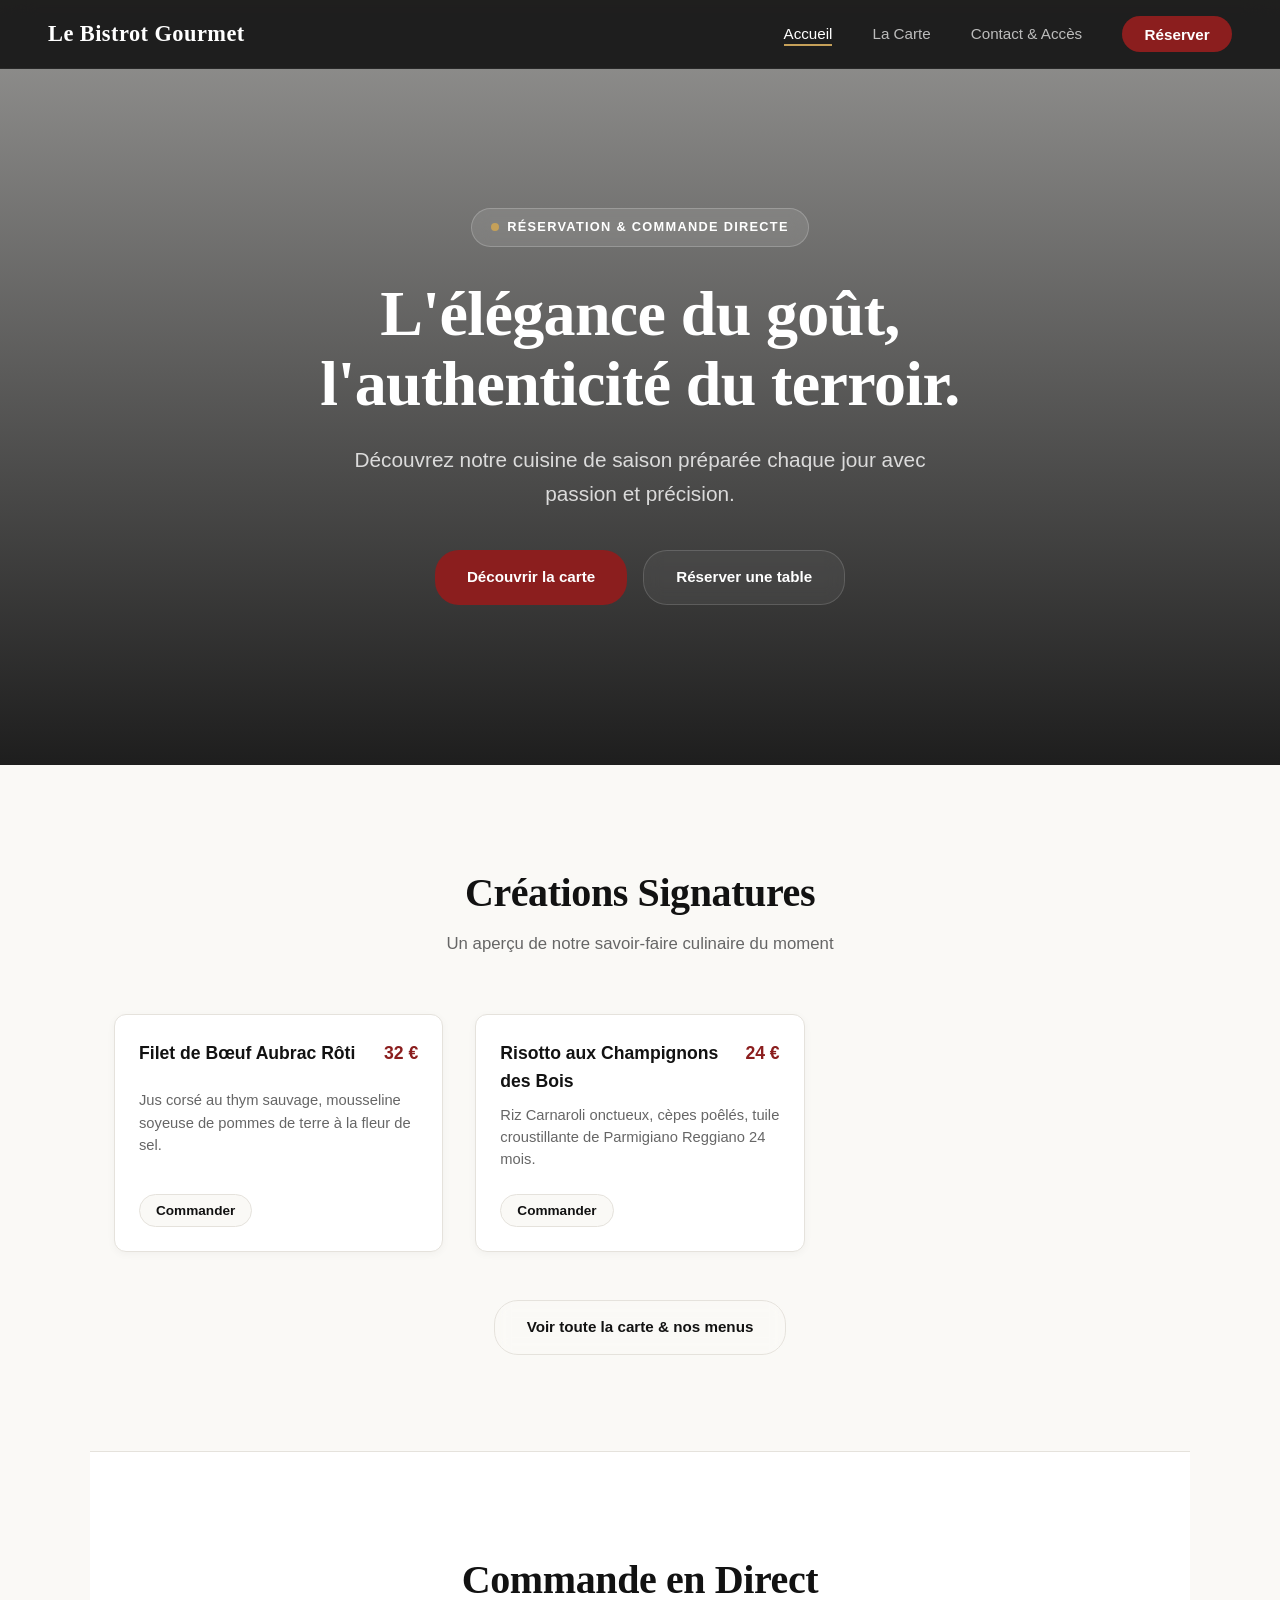
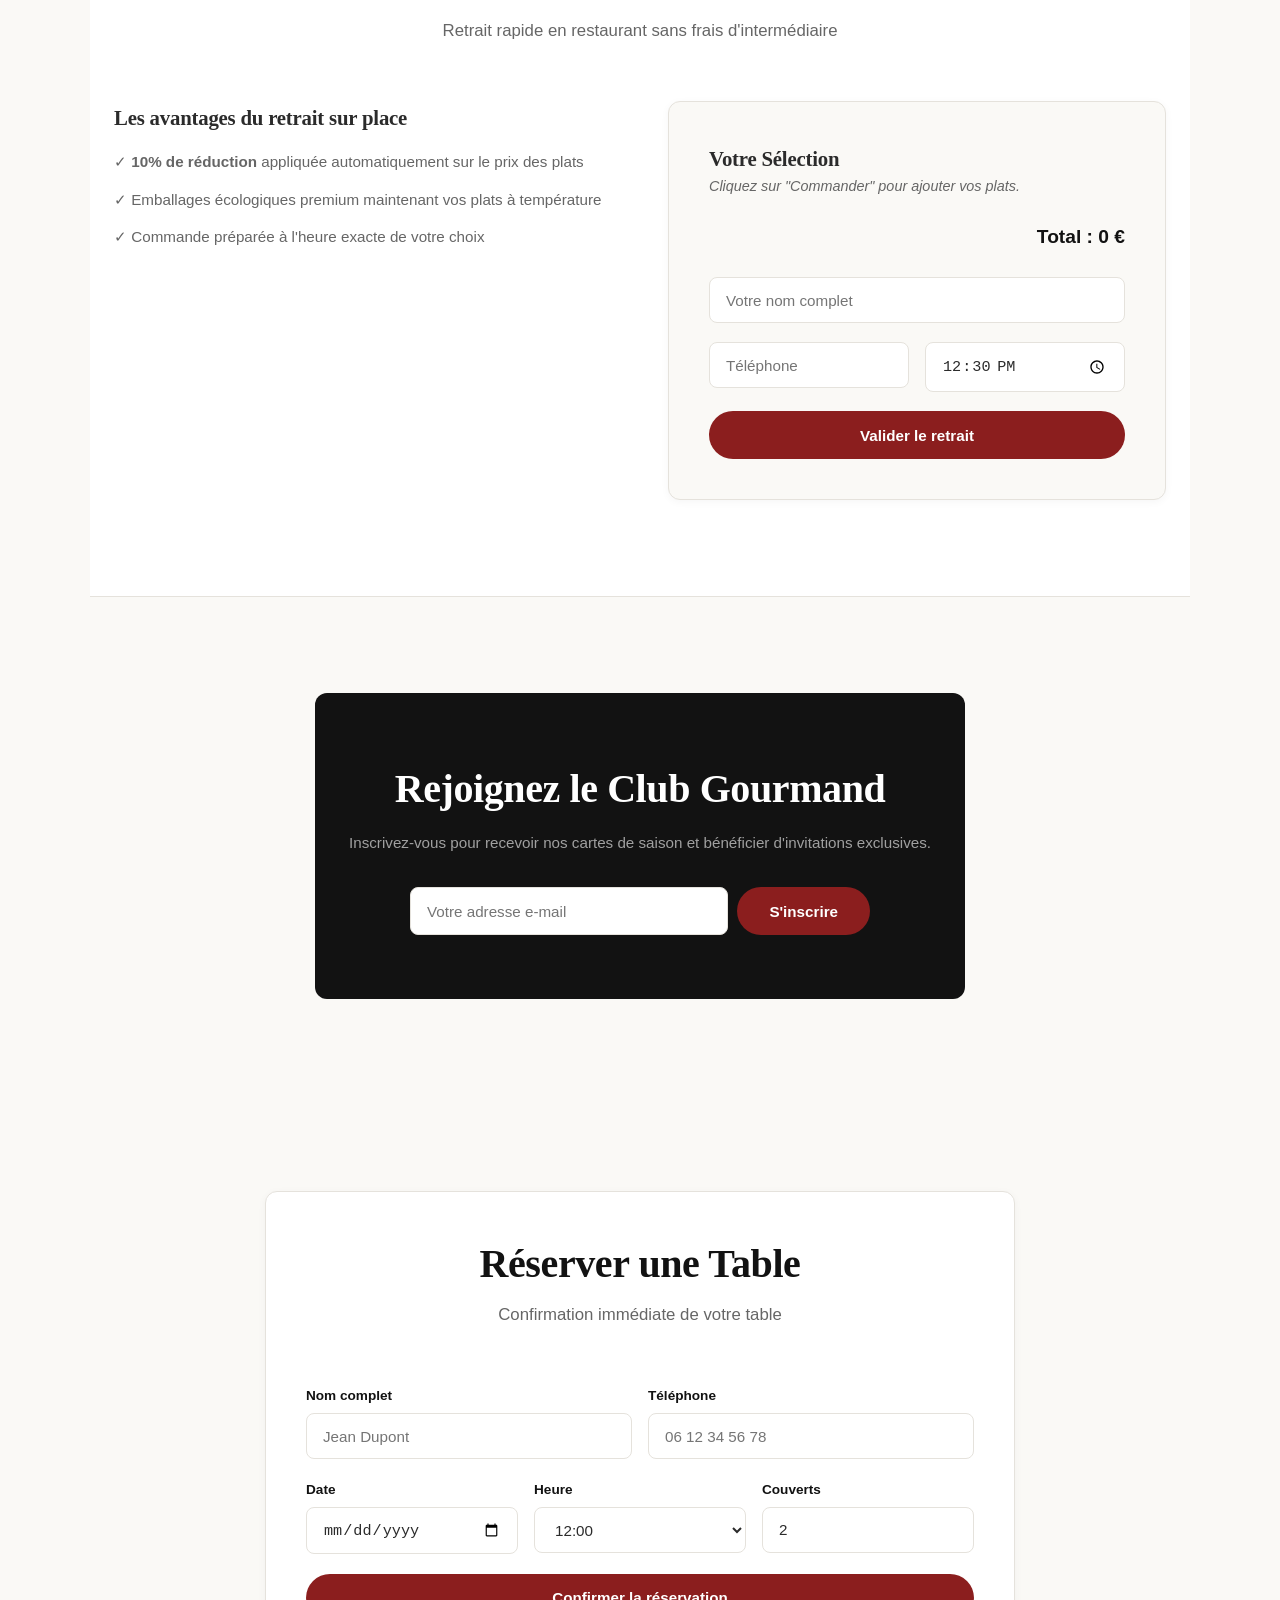
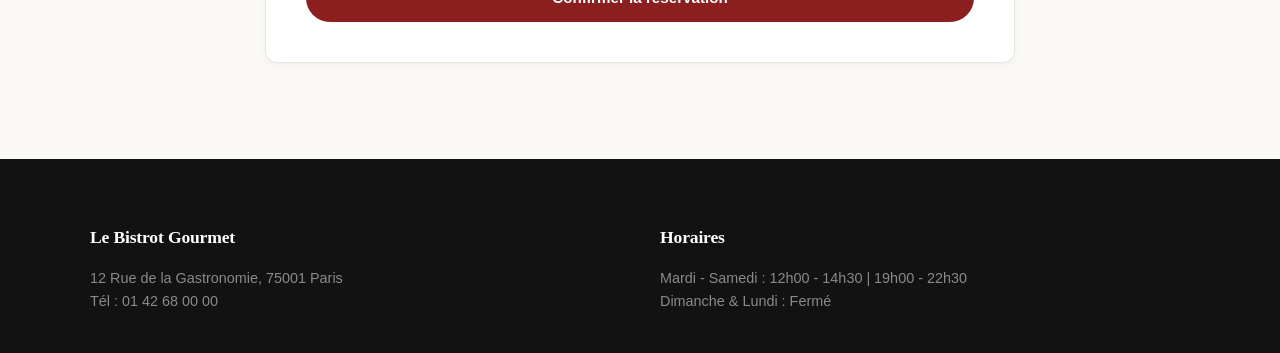
<file: index.html>
<!DOCTYPE html>
<html lang="fr">
<head>
    <meta charset="UTF-8">
    <meta name="viewport" content="width=device-width, initial-scale=1.0">
    <title>Le Bistrot Gourmet | Restaurant Gastronomique Paris 1er</title>
    <link rel="stylesheet" href="style.css">
</head>
<body>

    <header class="navbar" id="navbar">
        <!-- MODIFIABLE : Nom du restaurant -->
        <div class="logo"><a href="index.html">Le Bistrot Gourmet</a></div>
        
        <button class="mobile-menu-toggle" id="menu-toggle" aria-label="Menu">
            <span class="hamburger-line"></span>
            <span class="hamburger-line"></span>
            <span class="hamburger-line"></span>
        </button>

        <nav>
            <ul class="nav-links" id="nav-links">
                <li><a href="index.html" class="active">Accueil</a></li>
                <li><a href="menu.html">La Carte</a></li>
                <li><a href="contact.html">Contact & Accès</a></li>
                <li><a href="index.html#reservation" class="btn-nav">Réserver</a></li>
            </ul>
        </nav>
    </header>

    <section class="hero-section">
        <div class="hero-content">
            <!-- MODIFIABLE : Slogan et texte d'accroche -->
            <span class="badge-direct">Réservation & Commande Directe</span>
            <h1>L'élégance du goût,<br>l'authenticité du terroir.</h1>
            <p>Découvrez notre cuisine de saison préparée chaque jour avec passion et précision.</p>
            <div class="hero-buttons">
                <a href="menu.html" class="btn btn-primary">Découvrir la carte</a>
                <a href="#reservation" class="btn btn-secondary">Réserver une table</a>
            </div>
        </div>
    </section>

    <main>
        <!-- Section Aperçu de la carte -->
        <section class="section-container">
            <h2 class="section-title">Créations Signatures</h2>
            <p class="section-subtitle">Un aperçu de notre savoir-faire culinaire du moment</p>

            <div class="menu-categories">
                <!-- MODIFIABLE : Plats phares présentés sur l'accueil -->
                <div class="menu-item">
                    <div class="item-header">
                        <span class="item-name">Filet de Bœuf Aubrac Rôti</span>
                        <span class="item-price">32 €</span>
                    </div>
                    <p class="item-desc">Jus corsé au thym sauvage, mousseline soyeuse de pommes de terre à la fleur de sel.</p>
                    <button class="btn-add-inline" data-plat="Filet de Bœuf Aubrac" data-prix="32">Commander</button>
                </div>
                <div class="menu-item">
                    <div class="item-header">
                        <span class="item-name">Risotto aux Champignons des Bois</span>
                        <span class="item-price">24 €</span>
                    </div>
                    <p class="item-desc">Riz Carnaroli onctueux, cèpes poêlés, tuile croustillante de Parmigiano Reggiano 24 mois.</p>
                    <button class="btn-add-inline" data-plat="Risotto Champignons" data-prix="24">Commander</button>
                </div>
            </div>

            <div style="text-align: center; margin-top: 3rem;">
                <a href="menu.html" class="btn btn-secondary" style="color:var(--dark); border-color:var(--border);">Voir toute la carte & nos menus</a>
            </div>
        </section>

        <!-- Section Click & Collect -->
        <section id="click-collect" class="section-container section-cc">
            <h2 class="section-title">Commande en Direct</h2>
            <p class="section-subtitle">Retrait rapide en restaurant sans frais d'intermédiaire</p>

            <div class="click-collect-grid">
                <div class="cc-info">
                    <h3>Les avantages du retrait sur place</h3>
                    <!-- MODIFIABLE : Avantages Click & Collect -->
                    <ul class="cc-benefits">
                        <li>✓ <strong>10% de réduction</strong> appliquée automatiquement sur le prix des plats</li>
                        <li>✓ Emballages écologiques premium maintenant vos plats à température</li>
                        <li>✓ Commande préparée à l'heure exacte de votre choix</li>
                    </ul>
                </div>

                <div class="cc-cart-card">
                    <h3>Votre Sélection</h3>
                    <div id="cart-items">
                        <p class="empty-cart">Cliquez sur "Commander" pour ajouter vos plats.</p>
                    </div>
                    <div class="cart-total">Total : <span id="cart-price">0</span> €</div>

                    <form id="order-form">
                        <div class="form-group">
                            <input type="text" class="form-control" placeholder="Votre nom complet" required>
                        </div>
                        <div class="form-row">
                            <div class="form-group">
                                <input type="tel" class="form-control" placeholder="Téléphone" required>
                            </div>
                            <div class="form-group">
                                <input type="time" class="form-control" value="12:30" required>
                            </div>
                        </div>
                        <button type="submit" class="btn btn-primary btn-block">Valider le retrait</button>
                    </form>
                </div>
            </div>
        </section>

        <!-- Section Club VIP -->
        <section class="section-container">
            <div class="loyalty-card">
                <!-- MODIFIABLE : Texte de la newsletter -->
                <h2>Rejoignez le Club Gourmand</h2>
                <p>Inscrivez-vous pour recevoir nos cartes de saison et bénéficier d'invitations exclusives.</p>
                <form id="loyalty-form" class="inline-form">
                    <input type="email" class="form-control" placeholder="Votre adresse e-mail" required>
                    <button type="submit" class="btn btn-primary">S'inscrire</button>
                </form>
            </div>
        </section>

        <!-- Section Réservation -->
        <section id="reservation" class="section-container">
            <div class="reservation-wrapper">
                <h2 class="section-title">Réserver une Table</h2>
                <p class="section-subtitle">Confirmation immédiate de votre table</p>

                <form class="booking-form">
                    <div class="form-row">
                        <div class="form-group">
                            <label>Nom complet</label>
                            <input type="text" class="form-control" placeholder="Jean Dupont" required>
                        </div>
                        <div class="form-group">
                            <label>Téléphone</label>
                            <input type="tel" class="form-control" placeholder="06 12 34 56 78" required>
                        </div>
                    </div>
                    <div class="form-row">
                        <div class="form-group">
                            <label>Date</label>
                            <input type="date" class="form-control" required>
                        </div>
                        <div class="form-group">
                            <label>Heure</label>
                            <select class="form-control" required>
                                <option value="12:00">12:00</option>
                                <option value="12:30">12:30</option>
                                <option value="19:30">19:30</option>
                                <option value="20:00">20:00</option>
                            </select>
                        </div>
                        <div class="form-group">
                            <label>Couverts</label>
                            <input type="number" class="form-control" min="1" max="8" value="2" required>
                        </div>
                    </div>
                    <button type="submit" class="btn btn-primary btn-block">Confirmer la réservation</button>
                </form>
            </div>
        </section>
    </main>

    <footer>
        <div class="footer-grid">
            <div>
                <!-- MODIFIABLE : Coordonnées du restaurant -->
                <h3>Le Bistrot Gourmet</h3>
                <p>12 Rue de la Gastronomie, 75001 Paris</p>
                <p>Tél : 01 42 68 00 00</p>
            </div>
            <div>
                <!-- MODIFIABLE : Horaires d'ouverture -->
                <h3>Horaires</h3>
                <p>Mardi - Samedi : 12h00 - 14h30 | 19h00 - 22h30</p>
                <p>Dimanche & Lundi : Fermé</p>
            </div>
        </div>
    </footer>

    <script src="script.js"></script>
</body>
</html>
</file>
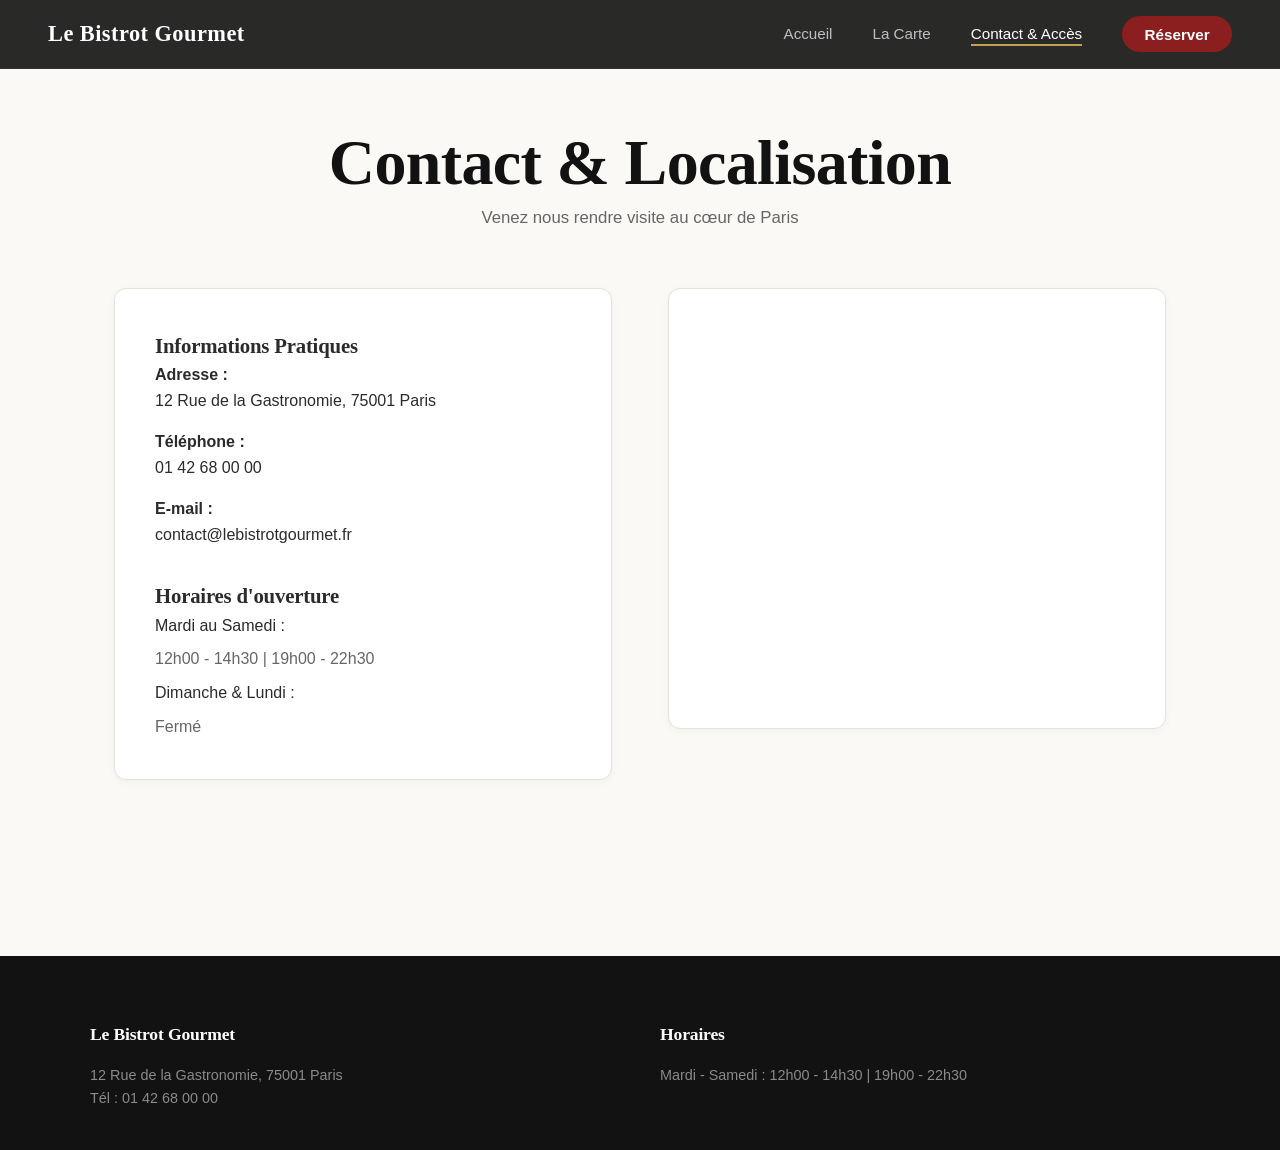
<file: contact.html>
<!DOCTYPE html>
<html lang="fr">
<head>
    <meta charset="UTF-8">
    <meta name="viewport" content="width=device-width, initial-scale=1.0">
    <title>Contact & Accès | Le Bistrot Gourmet</title>
    <link rel="stylesheet" href="style.css">
</head>
<body>

    <header class="navbar" id="navbar">
        <!-- MODIFIABLE : Nom du restaurant -->
        <div class="logo"><a href="index.html">Le Bistrot Gourmet</a></div>
        
        <button class="mobile-menu-toggle" id="menu-toggle" aria-label="Menu">
            <span class="hamburger-line"></span>
            <span class="hamburger-line"></span>
            <span class="hamburger-line"></span>
        </button>

        <nav>
            <ul class="nav-links" id="nav-links">
                <li><a href="index.html">Accueil</a></li>
                <li><a href="menu.html">La Carte</a></li>
                <li><a href="contact.html" class="active">Contact & Accès</a></li>
                <li><a href="index.html#reservation" class="btn-nav">Réserver</a></li>
            </ul>
        </nav>
    </header>

    <main class="section-container" style="padding-top: 8rem;">
        <h1 class="section-title">Contact & Localisation</h1>
        <p class="section-subtitle">Venez nous rendre visite au cœur de Paris</p>

        <div class="click-collect-grid">
            <div class="cc-cart-card" style="background:#ffffff;">
                <h3>Informations Pratiques</h3>
                <p style="margin-bottom: 1rem;"><strong>Adresse :</strong><br>12 Rue de la Gastronomie, 75001 Paris</p>
                <p style="margin-bottom: 1rem;"><strong>Téléphone :</strong><br>01 42 68 00 00</p>
                <p style="margin-bottom: 1rem;"><strong>E-mail :</strong><br>contact@lebistrotgourmet.fr</p>
                
                <h3 style="margin-top: 2rem;">Horaires d'ouverture</h3>
                <p style="margin-bottom: 0.5rem;">Mardi au Samedi :</p>
                <p style="color:var(--text-muted); margin-bottom: 0.5rem;">12h00 - 14h30 | 19h00 - 22h30</p>
                <p style="margin-bottom: 0.5rem;">Dimanche & Lundi :</p>
                <p style="color:var(--text-muted);">Fermé</p>
            </div>

            <div class="cc-cart-card" style="background:#ffffff; padding: 1rem;">
                <!-- MODIFIABLE : Intégration de la carte Google Maps -->
                <iframe 
                    src="https://www.google.com/maps/embed?pb=!1m18!1m12!1m3!1d2624.9916256937595!2d2.2922926156743895!3d48.85837007928757!2m3!1f0!2f0!3f0!3m2!1i1024!2i768!4f13.1!3m3!1m2!1s0x47e66e2964e34e2d%3A0x8ddca9ee380ef7e0!2sTour%20Eiffel!5e0!3m2!1sfr!2sfr!4v1647528392000!5m2!1sfr!2sfr" 
                    width="100%" height="400" style="border:0; border-radius: 8px;" allowfullscreen="" loading="lazy">
                </iframe>
            </div>
        </div>
    </main>

    <footer style="margin-top: 5rem;">
        <div class="footer-grid">
            <div>
                <h3>Le Bistrot Gourmet</h3>
                <p>12 Rue de la Gastronomie, 75001 Paris</p>
                <p>Tél : 01 42 68 00 00</p>
            </div>
            <div>
                <h3>Horaires</h3>
                <p>Mardi - Samedi : 12h00 - 14h30 | 19h00 - 22h30</p>
            </div>
        </div>
    </footer>

    <script src="script.js"></script>
</body>
</html>
</file>
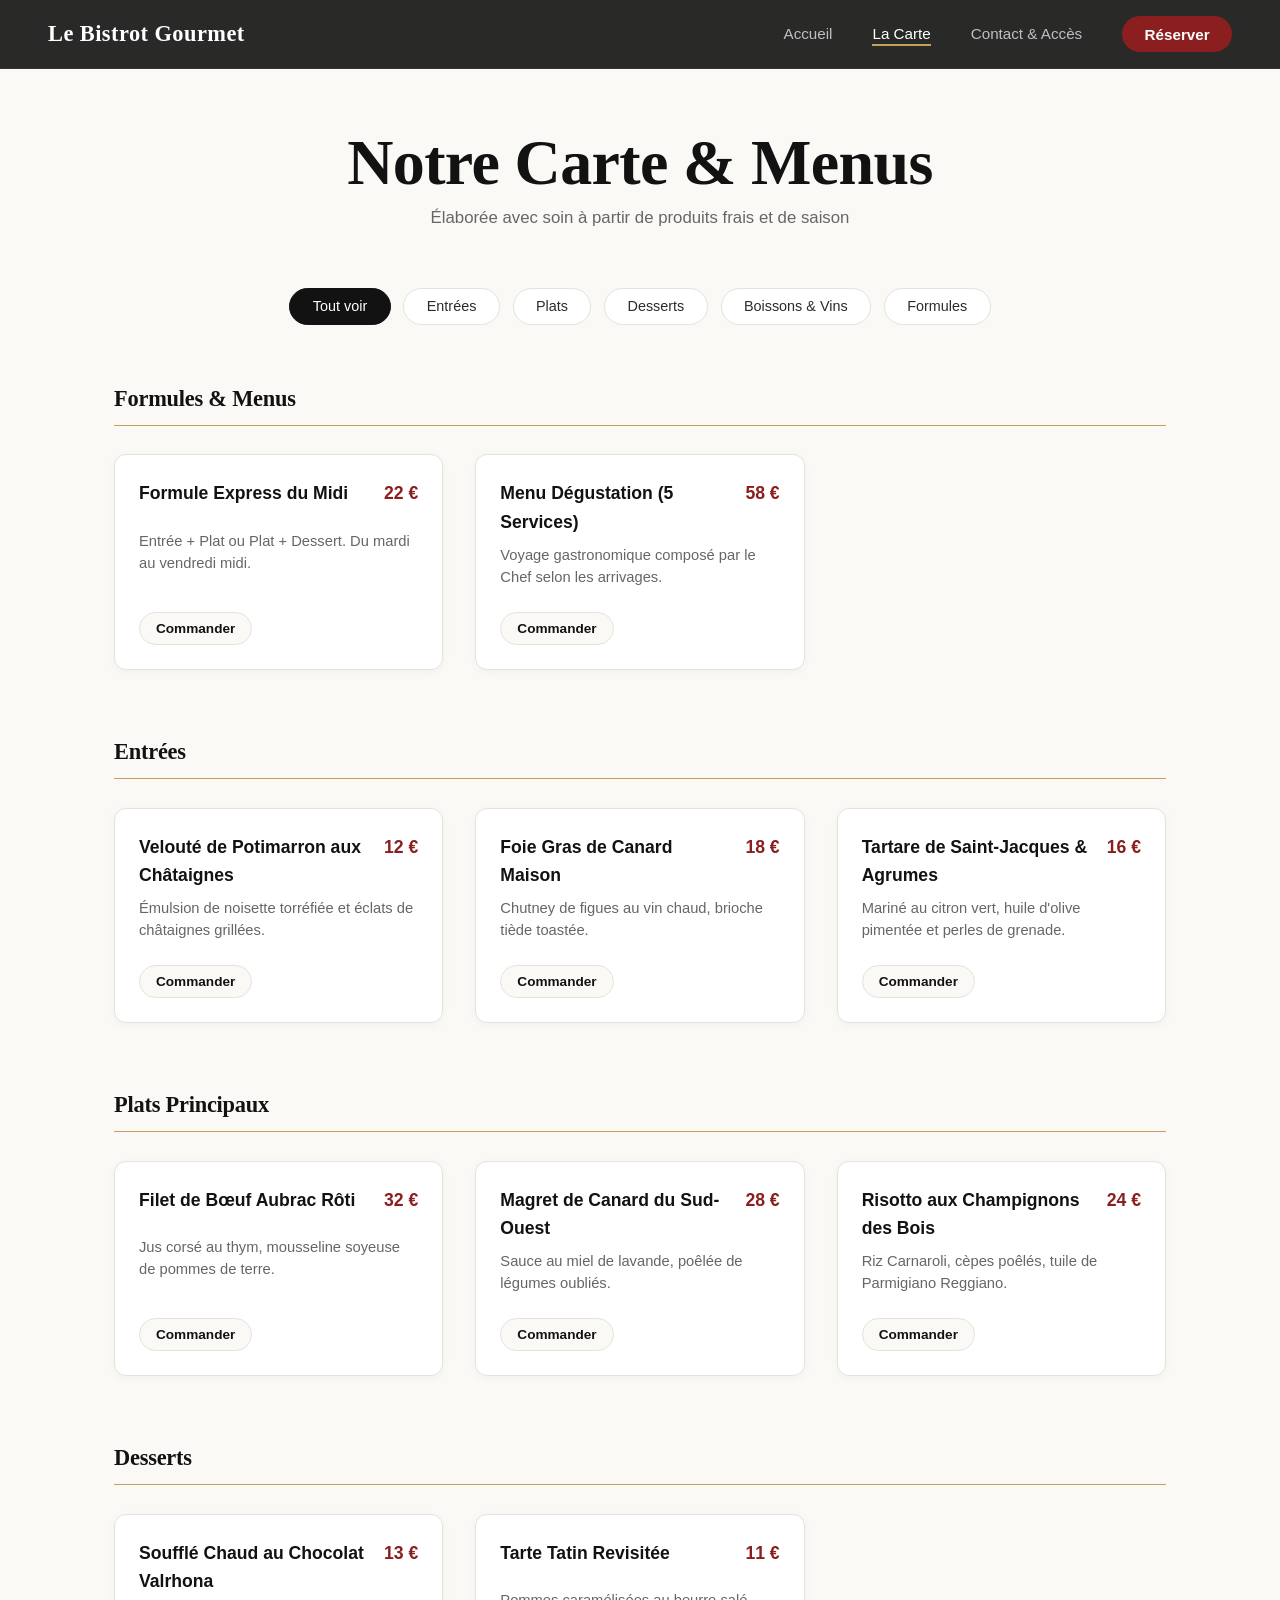
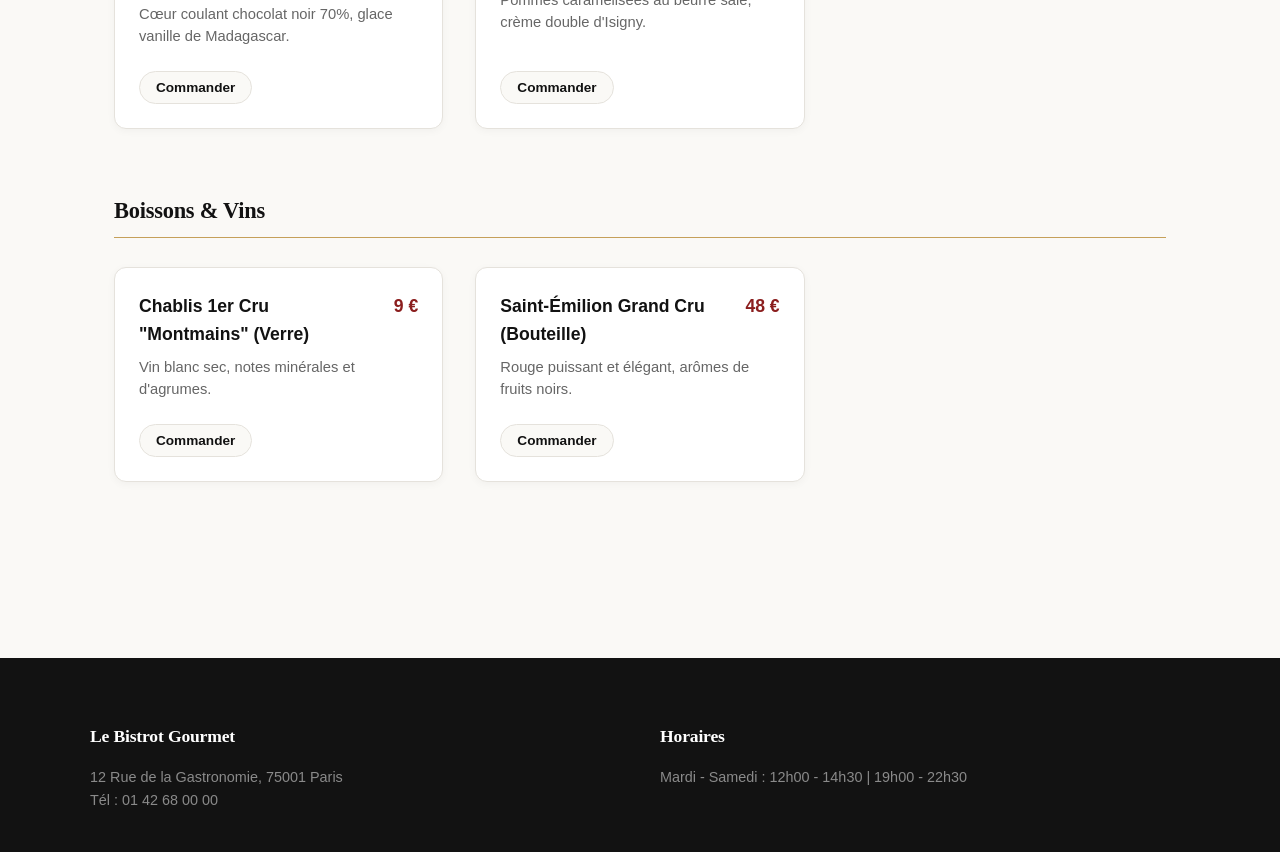
<file: menu.html>
<!DOCTYPE html>
<html lang="fr">
<head>
    <meta charset="UTF-8">
    <meta name="viewport" content="width=device-width, initial-scale=1.0">
    <title>La Carte & Menus | Le Bistrot Gourmet</title>
    <link rel="stylesheet" href="style.css">
</head>
<body>

    <header class="navbar" id="navbar">
        <!-- MODIFIABLE : Nom du restaurant -->
        <div class="logo"><a href="index.html">Le Bistrot Gourmet</a></div>
        
        <button class="mobile-menu-toggle" id="menu-toggle" aria-label="Menu">
            <span class="hamburger-line"></span>
            <span class="hamburger-line"></span>
            <span class="hamburger-line"></span>
        </button>

        <nav>
            <ul class="nav-links" id="nav-links">
                <li><a href="index.html">Accueil</a></li>
                <li><a href="menu.html" class="active">La Carte</a></li>
                <li><a href="contact.html">Contact & Accès</a></li>
                <li><a href="index.html#reservation" class="btn-nav">Réserver</a></li>
            </ul>
        </nav>
    </header>

    <main class="section-container" style="padding-top: 8rem;">
        <h1 class="section-title">Notre Carte & Menus</h1>
        <p class="section-subtitle">Élaborée avec soin à partir de produits frais et de saison</p>

        <!-- Filtres par catégorie -->
        <div class="menu-filters">
            <button class="filter-btn active" data-filter="all">Tout voir</button>
            <button class="filter-btn" data-filter="entrees">Entrées</button>
            <button class="filter-btn" data-filter="plats">Plats</button>
            <button class="filter-btn" data-filter="desserts">Desserts</button>
            <button class="filter-btn" data-filter="boissons">Boissons & Vins</button>
            <button class="filter-btn" data-filter="formules">Formules</button>
        </div>

        <div class="menu-full-grid">

            <!-- MODIFIABLE : FORMULES -->
            <div class="menu-section-block" data-category="formules">
                <h2 class="category-header">Formules & Menus</h2>
                <div class="items-grid">
                    <div class="menu-card">
                        <div class="item-header">
                            <span class="item-name">Formule Express du Midi</span>
                            <span class="item-price">22 €</span>
                        </div>
                        <p class="item-desc">Entrée + Plat ou Plat + Dessert. Du mardi au vendredi midi.</p>
                        <button class="btn-add-inline" data-plat="Formule Midi" data-prix="22">Commander</button>
                    </div>
                    <div class="menu-card">
                        <div class="item-header">
                            <span class="item-name">Menu Dégustation (5 Services)</span>
                            <span class="item-price">58 €</span>
                        </div>
                        <p class="item-desc">Voyage gastronomique composé par le Chef selon les arrivages.</p>
                        <button class="btn-add-inline" data-plat="Menu Dégustation" data-prix="58">Commander</button>
                    </div>
                </div>
            </div>

            <!-- MODIFIABLE : ENTRÉES -->
            <div class="menu-section-block" data-category="entrees">
                <h2 class="category-header">Entrées</h2>
                <div class="items-grid">
                    <div class="menu-card">
                        <div class="item-header">
                            <span class="item-name">Velouté de Potimarron aux Châtaignes</span>
                            <span class="item-price">12 €</span>
                        </div>
                        <p class="item-desc">Émulsion de noisette torréfiée et éclats de châtaignes grillées.</p>
                        <button class="btn-add-inline" data-plat="Velouté Potimarron" data-prix="12">Commander</button>
                    </div>
                    <div class="menu-card">
                        <div class="item-header">
                            <span class="item-name">Foie Gras de Canard Maison</span>
                            <span class="item-price">18 €</span>
                        </div>
                        <p class="item-desc">Chutney de figues au vin chaud, brioche tiède toastée.</p>
                        <button class="btn-add-inline" data-plat="Foie Gras Maison" data-prix="18">Commander</button>
                    </div>
                    <div class="menu-card">
                        <div class="item-header">
                            <span class="item-name">Tartare de Saint-Jacques & Agrumes</span>
                            <span class="item-price">16 €</span>
                        </div>
                        <p class="item-desc">Mariné au citron vert, huile d'olive pimentée et perles de grenade.</p>
                        <button class="btn-add-inline" data-plat="Tartare Saint-Jacques" data-prix="16">Commander</button>
                    </div>
                </div>
            </div>

            <!-- MODIFIABLE : PLATS -->
            <div class="menu-section-block" data-category="plats">
                <h2 class="category-header">Plats Principaux</h2>
                <div class="items-grid">
                    <div class="menu-card">
                        <div class="item-header">
                            <span class="item-name">Filet de Bœuf Aubrac Rôti</span>
                            <span class="item-price">32 €</span>
                        </div>
                        <p class="item-desc">Jus corsé au thym, mousseline soyeuse de pommes de terre.</p>
                        <button class="btn-add-inline" data-plat="Filet de Bœuf Aubrac" data-prix="32">Commander</button>
                    </div>
                    <div class="menu-card">
                        <div class="item-header">
                            <span class="item-name">Magret de Canard du Sud-Ouest</span>
                            <span class="item-price">28 €</span>
                        </div>
                        <p class="item-desc">Sauce au miel de lavande, poêlée de légumes oubliés.</p>
                        <button class="btn-add-inline" data-plat="Magret de Canard" data-prix="28">Commander</button>
                    </div>
                    <div class="menu-card">
                        <div class="item-header">
                            <span class="item-name">Risotto aux Champignons des Bois</span>
                            <span class="item-price">24 €</span>
                        </div>
                        <p class="item-desc">Riz Carnaroli, cèpes poêlés, tuile de Parmigiano Reggiano.</p>
                        <button class="btn-add-inline" data-plat="Risotto Champignons" data-prix="24">Commander</button>
                    </div>
                </div>
            </div>

            <!-- MODIFIABLE : DESSERTS -->
            <div class="menu-section-block" data-category="desserts">
                <h2 class="category-header">Desserts</h2>
                <div class="items-grid">
                    <div class="menu-card">
                        <div class="item-header">
                            <span class="item-name">Soufflé Chaud au Chocolat Valrhona</span>
                            <span class="item-price">13 €</span>
                        </div>
                        <p class="item-desc">Cœur coulant chocolat noir 70%, glace vanille de Madagascar.</p>
                        <button class="btn-add-inline" data-plat="Soufflé Chocolat" data-prix="13">Commander</button>
                    </div>
                    <div class="menu-card">
                        <div class="item-header">
                            <span class="item-name">Tarte Tatin Revisitée</span>
                            <span class="item-price">11 €</span>
                        </div>
                        <p class="item-desc">Pommes caramélisées au beurre salé, crème double d'Isigny.</p>
                        <button class="btn-add-inline" data-plat="Tarte Tatin" data-prix="11">Commander</button>
                    </div>
                </div>
            </div>

            <!-- MODIFIABLE : BOISSONS -->
            <div class="menu-section-block" data-category="boissons">
                <h2 class="category-header">Boissons & Vins</h2>
                <div class="items-grid">
                    <div class="menu-card">
                        <div class="item-header">
                            <span class="item-name">Chablis 1er Cru "Montmains" (Verre)</span>
                            <span class="item-price">9 €</span>
                        </div>
                        <p class="item-desc">Vin blanc sec, notes minérales et d'agrumes.</p>
                        <button class="btn-add-inline" data-plat="Chablis 1er Cru" data-prix="9">Commander</button>
                    </div>
                    <div class="menu-card">
                        <div class="item-header">
                            <span class="item-name">Saint-Émilion Grand Cru (Bouteille)</span>
                            <span class="item-price">48 €</span>
                        </div>
                        <p class="item-desc">Rouge puissant et élégant, arômes de fruits noirs.</p>
                        <button class="btn-add-inline" data-plat="Saint-Émilion Bouteille" data-prix="48">Commander</button>
                    </div>
                </div>
            </div>

        </div>
    </main>

    <footer style="margin-top: 5rem;">
        <div class="footer-grid">
            <div>
                <h3>Le Bistrot Gourmet</h3>
                <p>12 Rue de la Gastronomie, 75001 Paris</p>
                <p>Tél : 01 42 68 00 00</p>
            </div>
            <div>
                <h3>Horaires</h3>
                <p>Mardi - Samedi : 12h00 - 14h30 | 19h00 - 22h30</p>
            </div>
        </div>
    </footer>

    <script src="script.js"></script>
</body>
</html>
</file>
<file: style.css>
:root {
    --primary: #8B1E1E;
    --primary-hover: #6D1717;
    --accent: #C5A059;
    --dark: #121212;
    --bg-light: #FAF9F6;
    --text: #2B2B2B;
    --text-muted: #666666;
    --border: #E5E2DC;
    --radius-sm: 8px;
    --radius-md: 12px;
    --radius-lg: 24px;
    --shadow-sm: 0 2px 8px rgba(0,0,0,0.04);
    --shadow-md: 0 8px 24px rgba(0,0,0,0.08);
    --shadow-button: 0 4px 14px rgba(139, 30, 30, 0.25);
    --transition-fast: 0.2s cubic-bezier(0.16, 1, 0.3, 1);
    --transition-smooth: 0.4s cubic-bezier(0.16, 1, 0.3, 1);
    
    --font-display: 'Playfair Display', Georgia, serif;
    --font-sans: -apple-system, BlinkMacSystemFont, "Segoe UI", Roboto, sans-serif;
}

* { margin: 0; padding: 0; box-sizing: border-box; }

html { 
    scroll-behavior: smooth; 
    font-family: var(--font-sans); 
    color: var(--text); 
    background: var(--bg-light);
    -webkit-font-smoothing: antialiased;
}

body { line-height: 1.6; }

h1, h2, h3, .logo { 
    font-family: var(--font-display); 
    font-weight: 600;
    letter-spacing: -0.01em; 
}
h1 { font-size: clamp(2.5rem, 6vw, 4rem); line-height: 1.1; margin-bottom: 1.5rem; }
h2 { font-size: clamp(1.8rem, 4vw, 2.5rem); color: var(--dark); margin-bottom: 0.5rem; }
h3 { font-size: 1.3rem; }

a { text-decoration: none; color: inherit; }

/* NAVBAR */
.navbar {
    position: fixed; top: 0; left: 0; width: 100%;
    background: rgba(18, 18, 18, 0.9);
    backdrop-filter: blur(16px);
    -webkit-backdrop-filter: blur(16px);
    display: flex; justify-content: space-between;
    align-items: center; padding: 1rem 3rem; z-index: 1000;
    border-bottom: 1px solid rgba(255, 255, 255, 0.05);
    transition: var(--transition-smooth);
}
.navbar.scrolled { padding: 0.8rem 3rem; background: rgba(18, 18, 18, 0.98); }
.logo { color: #ffffff; font-size: 1.4rem; letter-spacing: 0.02em; }

.nav-links { display: flex; list-style: none; gap: 2.5rem; align-items: center; }
.nav-links a { 
    color: rgba(255,255,255,0.7); font-size: 0.95rem; font-weight: 500;
    transition: var(--transition-fast); position: relative;
}
.nav-links a:hover, .nav-links a.active { color: #ffffff; }

.nav-links a:not(.btn-nav)::after {
    content: ''; position: absolute; width: 0; height: 2px;
    bottom: -4px; left: 0; background: var(--accent);
    transition: var(--transition-smooth);
}
.nav-links a:not(.btn-nav):hover::after, .nav-links a.active::after { width: 100%; }

.btn-nav {
    background: var(--primary) !important; padding: 0.6rem 1.4rem !important;
    border-radius: var(--radius-lg); color: #ffffff !important; font-weight: 600 !important;
}
.btn-nav:hover { background: var(--primary-hover) !important; transform: translateY(-2px); box-shadow: var(--shadow-button); }

/* MENU HAMBURGER MOBILE */
.mobile-menu-toggle {
    display: none; background: transparent; border: none;
    color: #ffffff; cursor: pointer; padding: 0.5rem;
    width: 44px; height: 44px; flex-direction: column; justify-content: space-evenly; align-items: center;
}
.hamburger-line {
    width: 24px; height: 2px; background-color: #ffffff;
    border-radius: 2px; transition: var(--transition-fast);
}
.mobile-menu-toggle.active .hamburger-line:nth-child(1) { transform: translateY(8px) rotate(45deg); }
.mobile-menu-toggle.active .hamburger-line:nth-child(2) { opacity: 0; }
.mobile-menu-toggle.active .hamburger-line:nth-child(3) { transform: translateY(-8px) rotate(-45deg); }

/* HERO SECTION */
.hero-section {
    background: linear-gradient(to bottom, rgba(0, 0, 0, 0.4), rgba(18, 18, 18, 0.95)), 
                url('https://images.unsplash.com/photo-1517248135467-4c7edcad34c4?w=1600') center/cover no-repeat;
    min-height: 85vh; display: flex; align-items: center; justify-content: center;
    text-align: center; color: #ffffff; padding: 7rem 1.5rem 4rem 1.5rem;
}

.badge-direct {
    background: rgba(255, 255, 255, 0.1); border: 1px solid rgba(255, 255, 255, 0.2);
    backdrop-filter: blur(8px); color: #ffffff; padding: 0.5rem 1.2rem; border-radius: var(--radius-lg);
    font-size: 0.8rem; text-transform: uppercase; letter-spacing: 0.1em; font-weight: 600;
    display: inline-flex; align-items: center; gap: 0.5rem; margin-bottom: 2rem;
}
.badge-direct::before { content: ''; width: 8px; height: 8px; background: var(--accent); border-radius: 50%; }

.hero-content p { font-size: clamp(1.1rem, 2vw, 1.3rem); color: rgba(255,255,255,0.8); max-width: 600px; margin: 0 auto 2.5rem auto; font-weight: 300; }
.hero-buttons { display: flex; justify-content: center; gap: 1rem; flex-wrap: wrap; }

/* BOUTONS MODERNES */
.btn {
    display: inline-flex; align-items: center; justify-content: center;
    padding: 0.9rem 2rem; border-radius: var(--radius-lg); text-decoration: none;
    font-weight: 600; font-size: 0.95rem; cursor: pointer; border: none; 
    transition: var(--transition-smooth); min-height: 48px;
}
.btn-primary { background: var(--primary); color: #ffffff; }
.btn-primary:hover { background: var(--primary-hover); transform: translateY(-3px); box-shadow: 0 8px 20px rgba(139, 30, 30, 0.3); }
.btn-secondary { background: rgba(255, 255, 255, 0.05); color: #ffffff; border: 1px solid rgba(255, 255, 255, 0.15); backdrop-filter: blur(8px); }
.btn-secondary:hover { background: rgba(255, 255, 255, 1); color: var(--dark); transform: translateY(-3px); box-shadow: var(--shadow-md); }
.btn-block { width: 100%; }

/* SECTIONS & CONTENEURS */
.section-container { padding: 6rem 1.5rem; max-width: 1100px; margin: 0 auto; }
.section-title { text-align: center; color: var(--dark); margin-bottom: 0.4rem; }
.section-subtitle { text-align: center; color: var(--text-muted); margin-bottom: 3.5rem; font-size: 1.05rem; font-weight: 400; }

/* CARTES DES PLATS */
.menu-categories, .items-grid { display: grid; grid-template-columns: repeat(auto-fill, minmax(300px, 1fr)); gap: 2rem; }
.menu-item, .menu-card {
    background: #ffffff; padding: 1.5rem; border-radius: var(--radius-md);
    border: 1px solid var(--border); box-shadow: var(--shadow-sm);
    display: flex; flex-direction: column; justify-content: space-between; 
    transition: var(--transition-smooth); position: relative; overflow: hidden;
}
.menu-item::before, .menu-card::before {
    content: ''; position: absolute; top: 0; left: 0; width: 4px; height: 100%;
    background: var(--accent); transform: scaleY(0); transform-origin: bottom;
    transition: var(--transition-smooth);
}
.menu-item:hover, .menu-card:hover { border-color: transparent; box-shadow: var(--shadow-md); transform: translateY(-4px); }
.menu-item:hover::before, .menu-card:hover::before { transform: scaleY(1); }

.item-header { display: flex; justify-content: space-between; align-items: baseline; margin-bottom: 0.5rem; }
.item-name { font-weight: 700; color: var(--dark); font-size: 1.1rem; }
.item-price { font-weight: 700; color: var(--primary); margin-left: 1rem; font-size: 1.1rem; white-space: nowrap; }
.item-desc { font-size: 0.92rem; color: var(--text-muted); margin-bottom: 1.5rem; line-height: 1.5; font-weight: 300; }

.btn-add-inline {
    align-self: flex-start; background: var(--bg-light); color: var(--dark);
    border: 1px solid var(--border); padding: 0.5rem 1rem; border-radius: var(--radius-lg);
    font-size: 0.85rem; font-weight: 600; cursor: pointer; transition: var(--transition-fast);
}
.btn-add-inline:hover { background: var(--dark); color: #ffffff; border-color: var(--dark); }

/* FILTRES MENU */
.menu-filters { display: flex; justify-content: center; flex-wrap: wrap; gap: 0.8rem; margin-bottom: 3.5rem; }
.filter-btn {
    background: #ffffff; color: var(--text); border: 1px solid var(--border);
    padding: 0.6rem 1.4rem; border-radius: 50px; font-size: 0.9rem; font-weight: 500; cursor: pointer; transition: var(--transition-fast);
}
.filter-btn:hover { border-color: var(--primary); color: var(--primary); }
.filter-btn.active { background: var(--dark); color: #ffffff; border-color: var(--dark); }
.category-header { font-size: 1.4rem; border-bottom: 1px solid var(--accent); padding-bottom: 0.5rem; margin-bottom: 1.8rem; color: var(--dark); }
.menu-full-grid { display: flex; flex-direction: column; gap: 4rem; }
.menu-section-block.hidden { display: none; }

/* FORMULAIRES & CARDS */
.section-cc { background: #ffffff; border-top: 1px solid var(--border); border-bottom: 1px solid var(--border); }
.click-collect-grid { display: grid; grid-template-columns: 1fr 1fr; gap: 3.5rem; align-items: start; }
.cc-benefits { list-style: none; margin-top: 1rem; }
.cc-benefits li { margin-bottom: 0.8rem; color: var(--text-muted); font-size: 0.95rem; }
.cc-cart-card, .reservation-wrapper {
    background: var(--bg-light); padding: 2.5rem; border-radius: var(--radius-md);
    border: 1px solid var(--border); box-shadow: var(--shadow-sm);
}
.reservation-wrapper { background: #ffffff; max-width: 750px; margin: 0 auto; }
.cart-total { font-size: 1.2rem; font-weight: 700; margin: 1.5rem 0; text-align: right; color: var(--dark); }
.empty-cart { color: var(--text-muted); font-style: italic; font-size: 0.9rem; }

.form-group { margin-bottom: 1.2rem; }
.form-group label { display: block; font-size: 0.85rem; font-weight: 600; margin-bottom: 0.4rem; color: var(--dark); }
.form-control {
    width: 100%; padding: 0.8rem 1rem; border: 1px solid var(--border);
    border-radius: var(--radius-sm); font-size: 0.95rem; outline: none; transition: var(--transition-fast);
    background: #ffffff; color: var(--text); min-height: 46px;
}
.form-control:focus { border-color: var(--primary); box-shadow: 0 0 0 3px rgba(139, 30, 30, 0.08); }
.form-row { display: grid; grid-template-columns: repeat(auto-fit, minmax(140px, 1fr)); gap: 1rem; }

.loyalty-card {
    background: var(--dark); color: #ffffff; padding: 4rem 2rem;
    border-radius: var(--radius-md); text-align: center; max-width: 650px; margin: 0 auto;
}
.loyalty-card h2 { color: #ffffff; margin-bottom: 0.6rem; }
.loyalty-card p { color: #A0A0A0; font-size: 0.95rem; margin-bottom: 2rem; font-weight: 300; }
.inline-form { display: flex; gap: 0.6rem; max-width: 460px; margin: 0 auto; flex-wrap: wrap; }
.inline-form .form-control { flex: 1; min-width: 220px; }

/* FOOTER */
footer { background: var(--dark); color: #8A8A8A; padding: 4rem 2rem 2.5rem 2rem; font-size: 0.9rem; }
.footer-grid { max-width: 1100px; margin: 0 auto; display: grid; grid-template-columns: repeat(auto-fit, minmax(260px, 1fr)); gap: 2.5rem; }
.footer-grid h3 { color: #ffffff; font-size: 1.1rem; margin-bottom: 1rem; }

/* RESPONSIVE MEDIA QUERIES */
@media (max-width: 768px) {
    .mobile-menu-toggle { display: flex; }
    .nav-links {
        display: flex; position: fixed; top: 0; left: 0; width: 100%; height: 100vh;
        background: rgba(18, 18, 18, 0.98); backdrop-filter: blur(20px);
        flex-direction: column; justify-content: center; align-items: center;
        gap: 2rem; opacity: 0; pointer-events: none; transition: var(--transition-smooth);
        z-index: -1;
    }
    .nav-links.open { opacity: 1; pointer-events: auto; }
    .nav-links a { font-size: 1.4rem; font-family: var(--font-display); }
    
    .navbar { padding: 1rem 1.5rem; }
    .hero-section { padding-top: 8rem; }
    .click-collect-grid { grid-template-columns: 1fr; gap: 2.5rem; }
    .hero-buttons { flex-direction: column; width: 100%; }
    .hero-buttons .btn { width: 100%; }
    .inline-form { flex-direction: column; }
    .inline-form .btn { width: 100%; }
}
</file>
